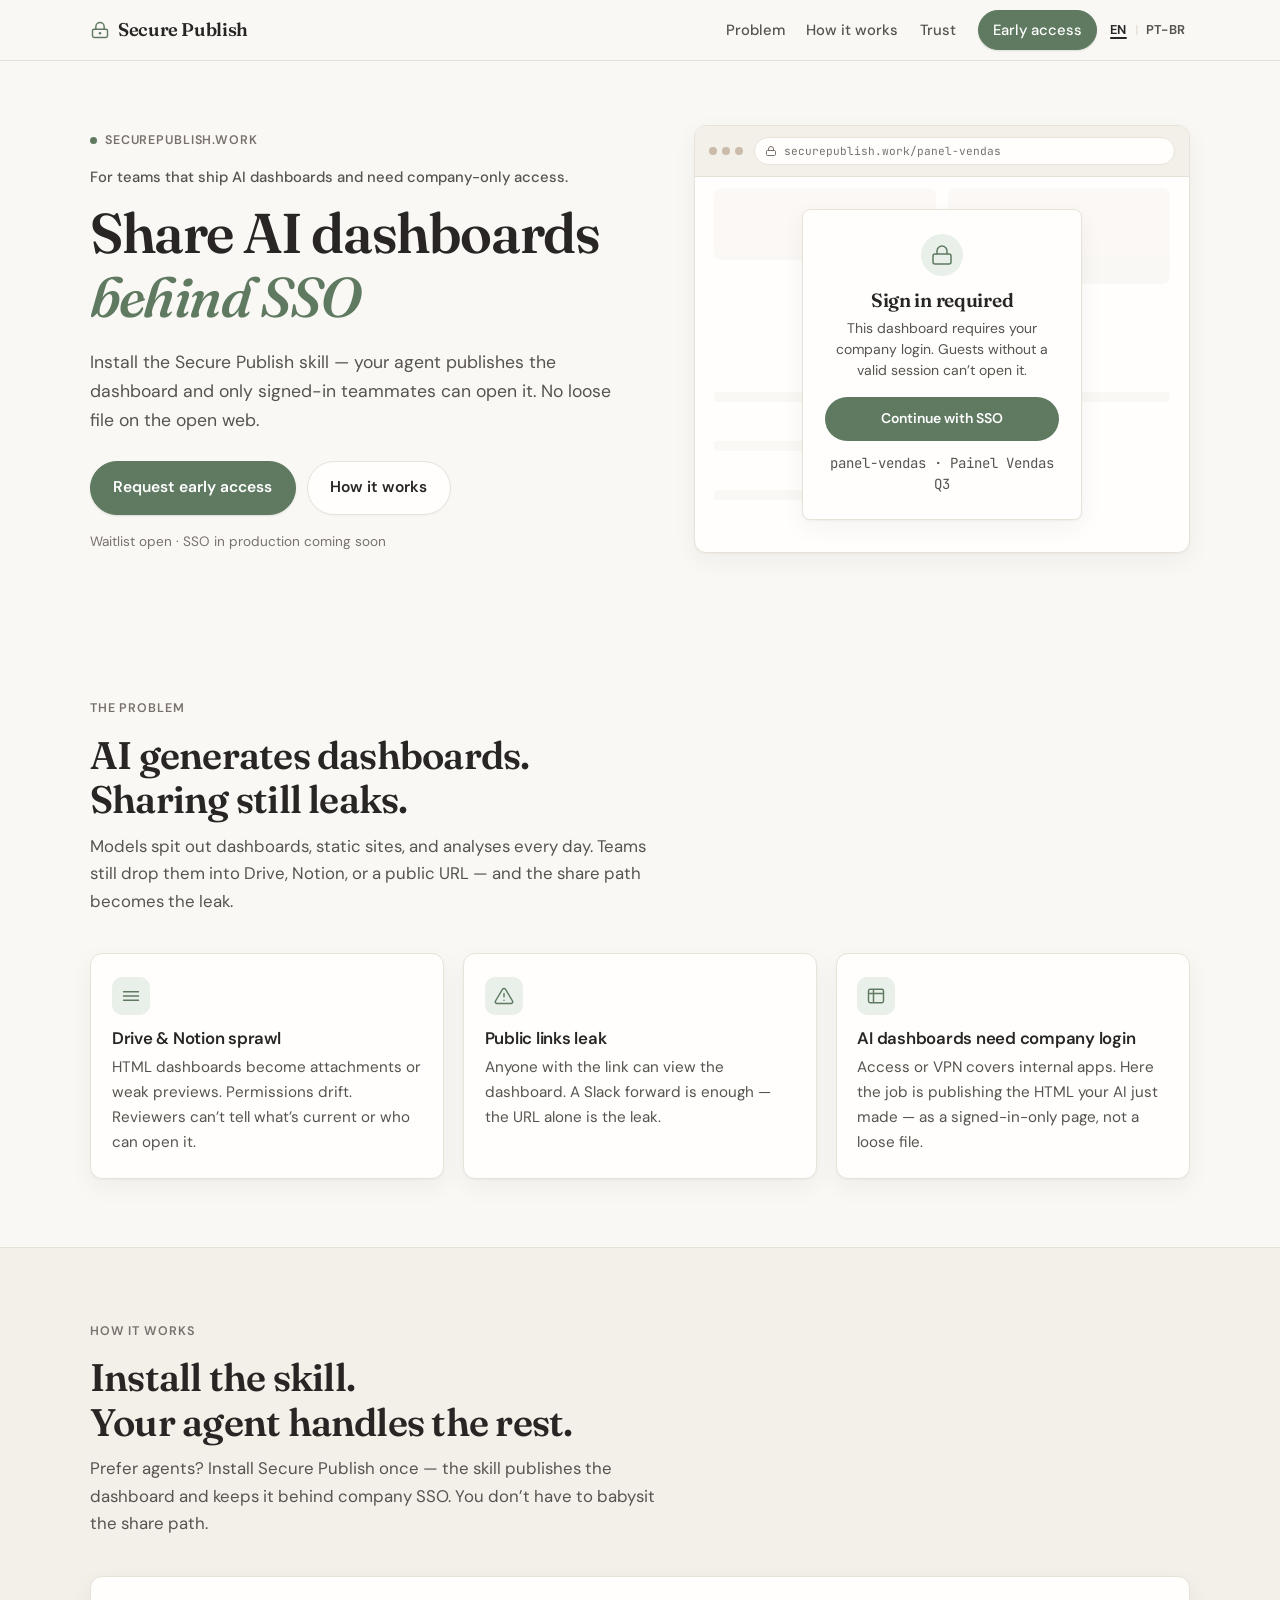
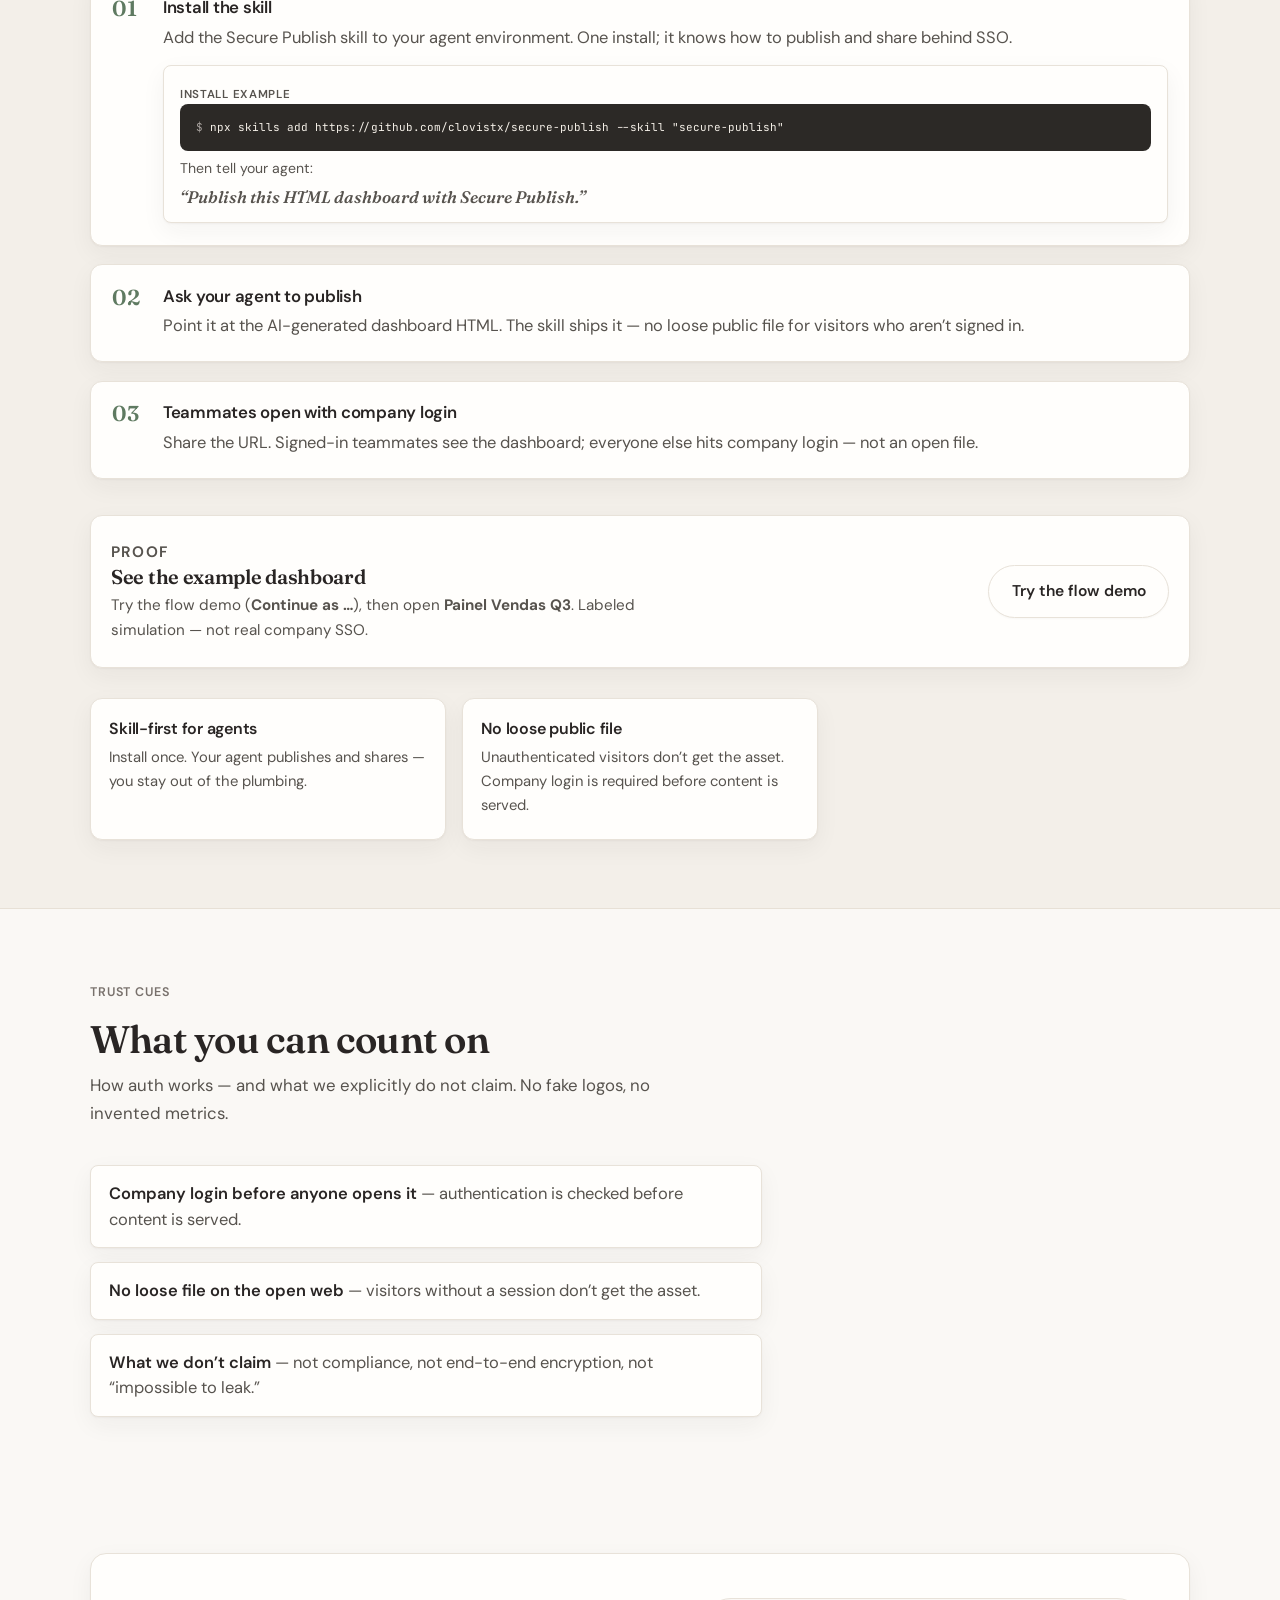
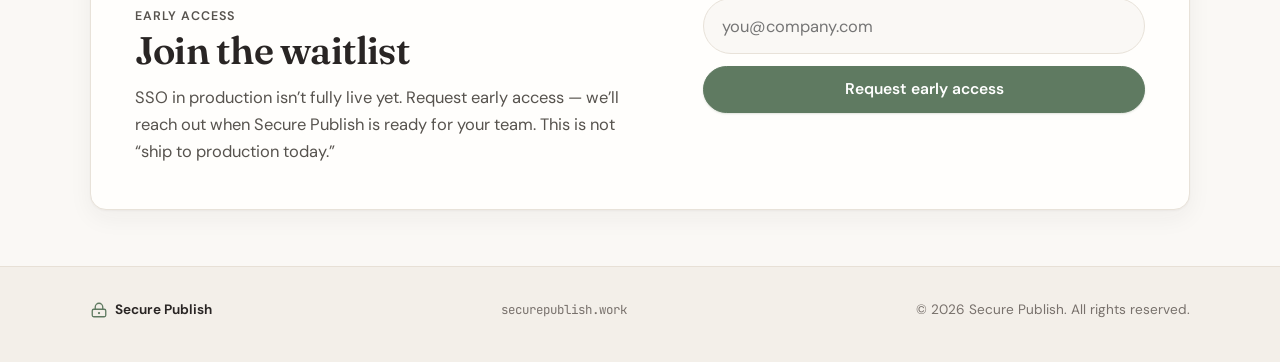
<file: index.html>
<!DOCTYPE html>
<html lang="en">
<head>
  <meta charset="UTF-8" />
  <meta name="viewport" content="width=device-width, initial-scale=1.0, viewport-fit=cover" />
  <meta name="description" content="Secure Publish — share AI dashboards behind SSO. Install the skill; your agent publishes so only signed-in teammates can open them." />
  <meta name="theme-color" content="#F3EFE9" />
  <title>Secure Publish — Share AI dashboards behind SSO</title>
  <link rel="alternate" hreflang="en" href="https://clovistx.github.io/secure-publish-landing/" />
  <link rel="alternate" hreflang="pt-BR" href="https://clovistx.github.io/secure-publish-landing/pt/" />
  <link rel="alternate" hreflang="x-default" href="https://clovistx.github.io/secure-publish-landing/" />
  <link rel="preconnect" href="https://fonts.googleapis.com" />
  <link rel="preconnect" href="https://fonts.gstatic.com" crossorigin />
  <link href="https://fonts.googleapis.com/css2?family=Fraunces:opsz,wght@9..144,500;9..144,600;9..144,700&family=DM+Sans:ital,opsz,wght@0,9..40,400;0,9..40,500;0,9..40,600;0,9..40,700&family=JetBrains+Mono:wght@400;500&display=swap" rel="stylesheet" />
  <link rel="stylesheet" href="styles.css" />
</head>
<body>
  <a class="skip-link" href="#main">Skip to content</a>

  <header class="nav">
    <div class="container nav__inner">
      <a href="#top" class="logo" aria-label="Secure Publish home">
        <span class="logo__mark" aria-hidden="true">
          <svg width="20" height="20" viewBox="0 0 24 24" fill="none">
            <rect x="3" y="11" width="18" height="10" rx="2" stroke="currentColor" stroke-width="1.75"/>
            <path d="M7 11V8a5 5 0 0 1 10 0v3" stroke="currentColor" stroke-width="1.75" stroke-linecap="round"/>
            <circle cx="12" cy="16" r="1.5" fill="currentColor"/>
          </svg>
        </span>
        <span class="logo__text">Secure Publish</span>
      </a>
      <div class="nav__actions">
        <nav class="nav__links" aria-label="Primary">
          <a href="#pain">Problem</a>
          <a href="#solution">How it works</a>
          <a href="#trust">Trust</a>
          <a href="#waitlist" class="btn btn--sm btn--primary">Early access</a>
        </nav>
        <div class="nav__lang" aria-label="Language">
          <a href="./" class="is-active lang-switch" hreflang="en" lang="en" data-lang-base="./" aria-current="page">EN</a>
          <span class="nav__lang-sep" aria-hidden="true">|</span>
          <a href="pt/" class="lang-switch" hreflang="pt-BR" lang="pt-BR" data-lang-base="pt/">PT-BR</a>
        </div>
        <button class="nav__toggle" type="button" aria-label="Open menu" aria-expanded="false" aria-controls="navMobile" id="navToggle">
          <span></span><span></span>
        </button>
      </div>
    </div>
    <div class="nav__mobile" id="navMobile" hidden>
      <a href="#pain">Problem</a>
      <a href="#solution">How it works</a>
      <a href="#trust">Trust</a>
      <a href="#waitlist">Early access</a>
      <div class="nav__lang" aria-label="Language">
        <a href="./" class="is-active lang-switch" hreflang="en" lang="en" data-lang-base="./" aria-current="page">EN</a>
        <span class="nav__lang-sep" aria-hidden="true">|</span>
        <a href="pt/" class="lang-switch" hreflang="pt-BR" lang="pt-BR" data-lang-base="pt/">PT-BR</a>
      </div>
    </div>
  </header>

  <main id="main">
    <section class="hero" id="top">
      <div class="container hero__grid">
        <div class="hero__copy">
          <p class="eyebrow"><span class="eyebrow__dot"></span>securepublish.work</p>
          <p class="hero__category">For teams that ship AI dashboards and need company-only access.</p>
          <h1>Share AI dashboards<br /><em>behind SSO</em></h1>
          <p class="hero__lede">
            Install the Secure Publish skill — your agent publishes the dashboard and only signed-in teammates can open it.
            No loose file on the open web.
          </p>
          <div class="hero__actions">
            <a href="#waitlist" class="btn btn--primary btn--lg">Request early access</a>
            <a href="#how" class="btn btn--ghost btn--lg">How it works</a>
          </div>
          <p class="hero__note">Waitlist open · SSO in production coming soon</p>
        </div>

        <div class="hero__visual">
          <div class="panel-mock" role="img" aria-label="Illustration of an SSO-protected dashboard for Painel Vendas Q3">
            <div class="panel-mock__chrome">
              <div class="panel-mock__dots"><span></span><span></span><span></span></div>
              <div class="panel-mock__url">
                <svg width="12" height="12" viewBox="0 0 24 24" fill="none" aria-hidden="true">
                  <rect x="3" y="11" width="18" height="10" rx="2" stroke="currentColor" stroke-width="2"/>
                  <path d="M7 11V8a5 5 0 0 1 10 0v3" stroke="currentColor" stroke-width="2" stroke-linecap="round"/>
                </svg>
                <span>securepublish.work/panel-vendas</span>
              </div>
            </div>
            <div class="panel-mock__gate">
              <div class="gate-card">
                <div class="gate-card__icon">
                  <svg width="24" height="24" viewBox="0 0 24 24" fill="none">
                    <rect x="3" y="11" width="18" height="10" rx="2" stroke="currentColor" stroke-width="1.5"/>
                    <path d="M7 11V8a5 5 0 0 1 10 0v3" stroke="currentColor" stroke-width="1.5" stroke-linecap="round"/>
                  </svg>
                </div>
                <h3>Sign in required</h3>
                <p>This dashboard requires your company login. Guests without a valid session can’t open it.</p>
                <div class="gate-card__btn">Continue with SSO</div>
                <p class="gate-card__meta">panel-vendas · Painel Vendas Q3</p>
              </div>
            </div>
            <div class="panel-mock__blur" aria-hidden="true">
              <div class="fake-chart fake-chart--a"></div>
              <div class="fake-chart fake-chart--b"></div>
              <div class="fake-rows"><div></div><div></div><div></div></div>
            </div>
          </div>
        </div>
      </div>
    </section>

    <section class="section" id="pain">
      <div class="container">
        <div class="section__head">
          <p class="eyebrow">The problem</p>
          <h2>AI generates dashboards.<br />Sharing still leaks.</h2>
          <p class="section__lede">
            Models spit out dashboards, static sites, and analyses every day.
            Teams still drop them into Drive, Notion, or a public URL — and the share path becomes the leak.
          </p>
        </div>
        <div class="pain-grid">
          <article class="card">
            <div class="card__icon">
              <svg width="20" height="20" viewBox="0 0 24 24" fill="none"><path d="M3 7h18M3 12h18M3 17h18" stroke="currentColor" stroke-width="1.75" stroke-linecap="round"/></svg>
            </div>
            <h3>Drive &amp; Notion sprawl</h3>
            <p>HTML dashboards become attachments or weak previews. Permissions drift. Reviewers can’t tell what’s current or who can open it.</p>
          </article>
          <article class="card">
            <div class="card__icon">
              <svg width="20" height="20" viewBox="0 0 24 24" fill="none"><path d="M12 9v4m0 4h.01M10.29 3.86L1.82 18a2 2 0 0 0 1.71 3h16.94a2 2 0 0 0 1.71-3L13.71 3.86a2 2 0 0 0-3.42 0z" stroke="currentColor" stroke-width="1.75" stroke-linecap="round" stroke-linejoin="round"/></svg>
            </div>
            <h3>Public links leak</h3>
            <p>Anyone with the link can view the dashboard. A Slack forward is enough — the URL alone is the leak.</p>
          </article>
          <article class="card">
            <div class="card__icon">
              <svg width="20" height="20" viewBox="0 0 24 24" fill="none"><rect x="3" y="4" width="18" height="16" rx="2" stroke="currentColor" stroke-width="1.75"/><path d="M3 9h18M9 4v16" stroke="currentColor" stroke-width="1.75"/></svg>
            </div>
            <h3>AI dashboards need company login</h3>
            <p>Access or VPN covers internal apps. Here the job is publishing the HTML your AI just made — as a signed-in-only page, not a loose file.</p>
          </article>
        </div>
      </div>
    </section>

    <section class="section section--alt" id="solution">
      <div class="container">
        <div class="section__head" id="how">
          <p class="eyebrow">How it works</p>
          <h2>Install the skill.<br />Your agent handles the rest.</h2>
          <p class="section__lede">
            Prefer agents? Install Secure Publish once — the skill publishes the dashboard and keeps it behind company SSO.
            You don’t have to babysit the share path.
          </p>
        </div>

        <div class="steps">
          <div class="step">
            <div class="step__num">01</div>
            <div class="step__body">
              <h3>Install the skill</h3>
              <p>Add the Secure Publish skill to your agent environment. One install; it knows how to publish and share behind SSO.</p>
              <div class="install-example">
                <p class="install-example__label">Install example</p>
                <pre class="code-block" tabindex="0"><code><span class="c-muted">$</span> npx skills add https://github.com/clovistx/secure-publish --skill "secure-publish"</code></pre>
                <p class="install-example__then">Then tell your agent:</p>
                <p class="install-example__prompt">“Publish this HTML dashboard with Secure Publish.”</p>
              </div>
            </div>
          </div>
          <div class="step">
            <div class="step__num">02</div>
            <div class="step__body">
              <h3>Ask your agent to publish</h3>
              <p>Point it at the AI-generated dashboard HTML. The skill ships it — no loose public file for visitors who aren’t signed in.</p>
            </div>
          </div>
          <div class="step">
            <div class="step__num">03</div>
            <div class="step__body">
              <h3>Teammates open with company login</h3>
              <p>Share the URL. Signed-in teammates see the dashboard; everyone else hits company login — not an open file.</p>
            </div>
          </div>
        </div>

        <div class="proof-strip">
          <div class="proof-strip__copy">
            <p class="proof-strip__label">Proof</p>
            <h3>See the example dashboard</h3>
            <p>
              Try the flow demo (<strong>Continue as …</strong>), then open <strong>Painel Vendas Q3</strong>.
              Labeled simulation — not real company SSO.
            </p>
          </div>
          <a href="examples/demo-auth.html" class="btn btn--ghost btn--lg">Try the flow demo</a>
        </div>

        <div class="feature-row">
          <article class="feature">
            <h3>Skill-first for agents</h3>
            <p>Install once. Your agent publishes and shares — you stay out of the plumbing.</p>
          </article>
          <article class="feature">
            <h3>No loose public file</h3>
            <p>Unauthenticated visitors don’t get the asset. Company login is required before content is served.</p>
          </article>
        </div>
      </div>
    </section>

    <section class="section" id="trust">
      <div class="container">
        <div class="section__head">
          <p class="eyebrow">Trust cues</p>
          <h2>What you can count on</h2>
          <p class="section__lede">
            How auth works — and what we explicitly do not claim. No fake logos, no invented metrics.
          </p>
        </div>
        <ul class="trust-list">
          <li><strong>Company login before anyone opens it</strong> — authentication is checked before content is served.</li>
          <li><strong>No loose file on the open web</strong> — visitors without a session don’t get the asset.</li>
          <li><strong>What we don’t claim</strong> — not compliance, not end-to-end encryption, not “impossible to leak.”</li>
        </ul>
      </div>
    </section>

    <section class="section section--cta" id="waitlist">
      <div class="container">
        <div class="cta-panel">
          <div class="cta-panel__copy">
            <p class="eyebrow">Early access</p>
            <h2>Join the waitlist</h2>
            <p>
              SSO in production isn’t fully live yet. Request early access — we’ll reach out when Secure Publish is ready for your team.
              This is not “ship to production today.”
            </p>
          </div>
          <form class="waitlist-form" id="waitlistForm" novalidate>
            <label class="sr-only" for="email">Work email</label>
            <input type="email" id="email" name="email" placeholder="you@company.com" required autocomplete="email" inputmode="email" aria-describedby="formHint" />
            <button type="submit" class="btn btn--primary btn--lg">Request early access</button>
            <p class="form-hint" id="formHint" role="status" aria-live="polite"></p>
          </form>
          <div class="waitlist-success" id="waitlistSuccess" hidden>
            <div class="success-icon" aria-hidden="true">
              <svg width="28" height="28" viewBox="0 0 24 24" fill="none">
                <circle cx="12" cy="12" r="10" stroke="currentColor" stroke-width="1.5"/>
                <path d="M8 12.5l2.5 2.5L16 9.5" stroke="currentColor" stroke-width="1.75" stroke-linecap="round" stroke-linejoin="round"/>
              </svg>
            </div>
            <h3>You’re on the list</h3>
            <p>Thanks — we’ll email you when early access opens. No spam, just the invite.</p>
          </div>
        </div>
      </div>
    </section>
  </main>

  <footer class="footer">
    <div class="container footer__inner">
      <div class="footer__brand">
        <span class="logo__mark" aria-hidden="true">
          <svg width="18" height="18" viewBox="0 0 24 24" fill="none">
            <rect x="3" y="11" width="18" height="10" rx="2" stroke="currentColor" stroke-width="1.75"/>
            <path d="M7 11V8a5 5 0 0 1 10 0v3" stroke="currentColor" stroke-width="1.75" stroke-linecap="round"/>
            <circle cx="12" cy="16" r="1.5" fill="currentColor"/>
          </svg>
        </span>
        <span>Secure Publish</span>
      </div>
      <p class="footer__domain">securepublish.work</p>
      <p class="footer__copy">&copy; <span id="year"></span> Secure Publish. All rights reserved.</p>
    </div>
  </footer>

  <script src="script.js"></script>
</body>
</html>
</file>
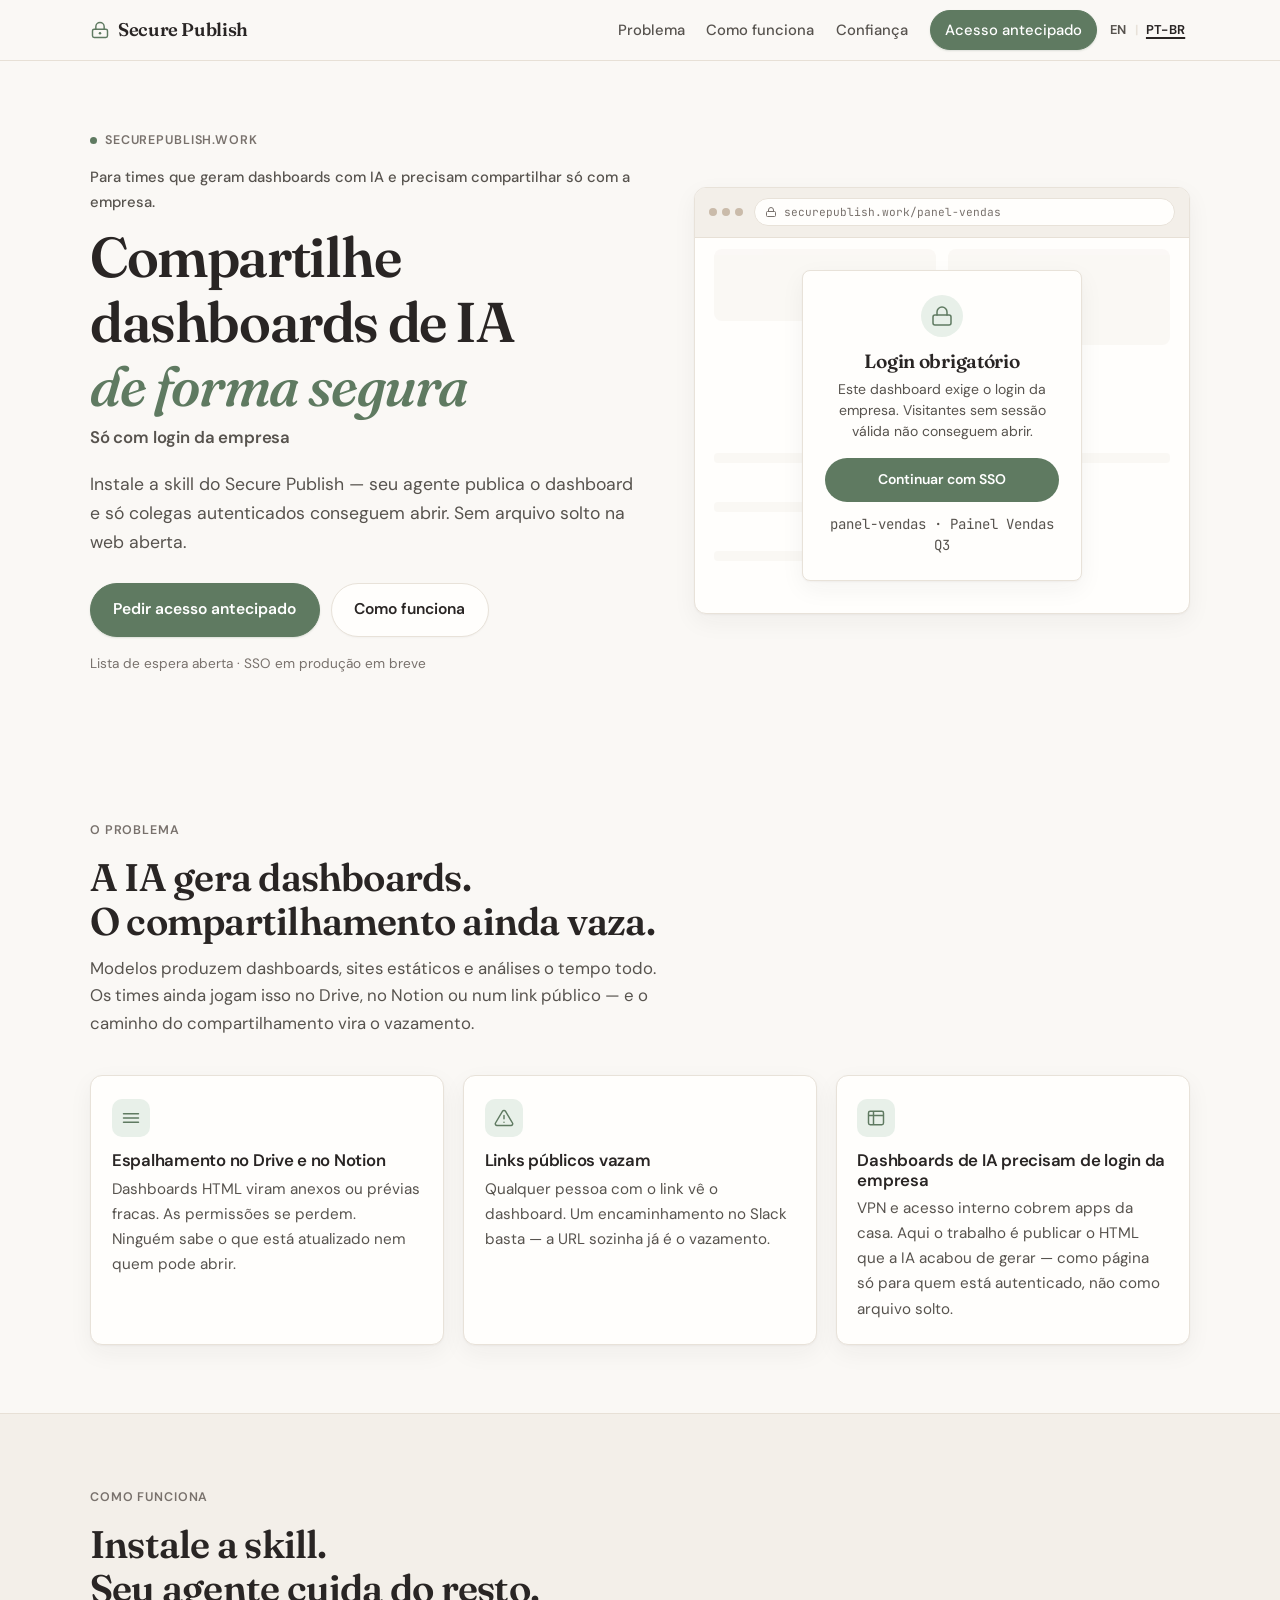
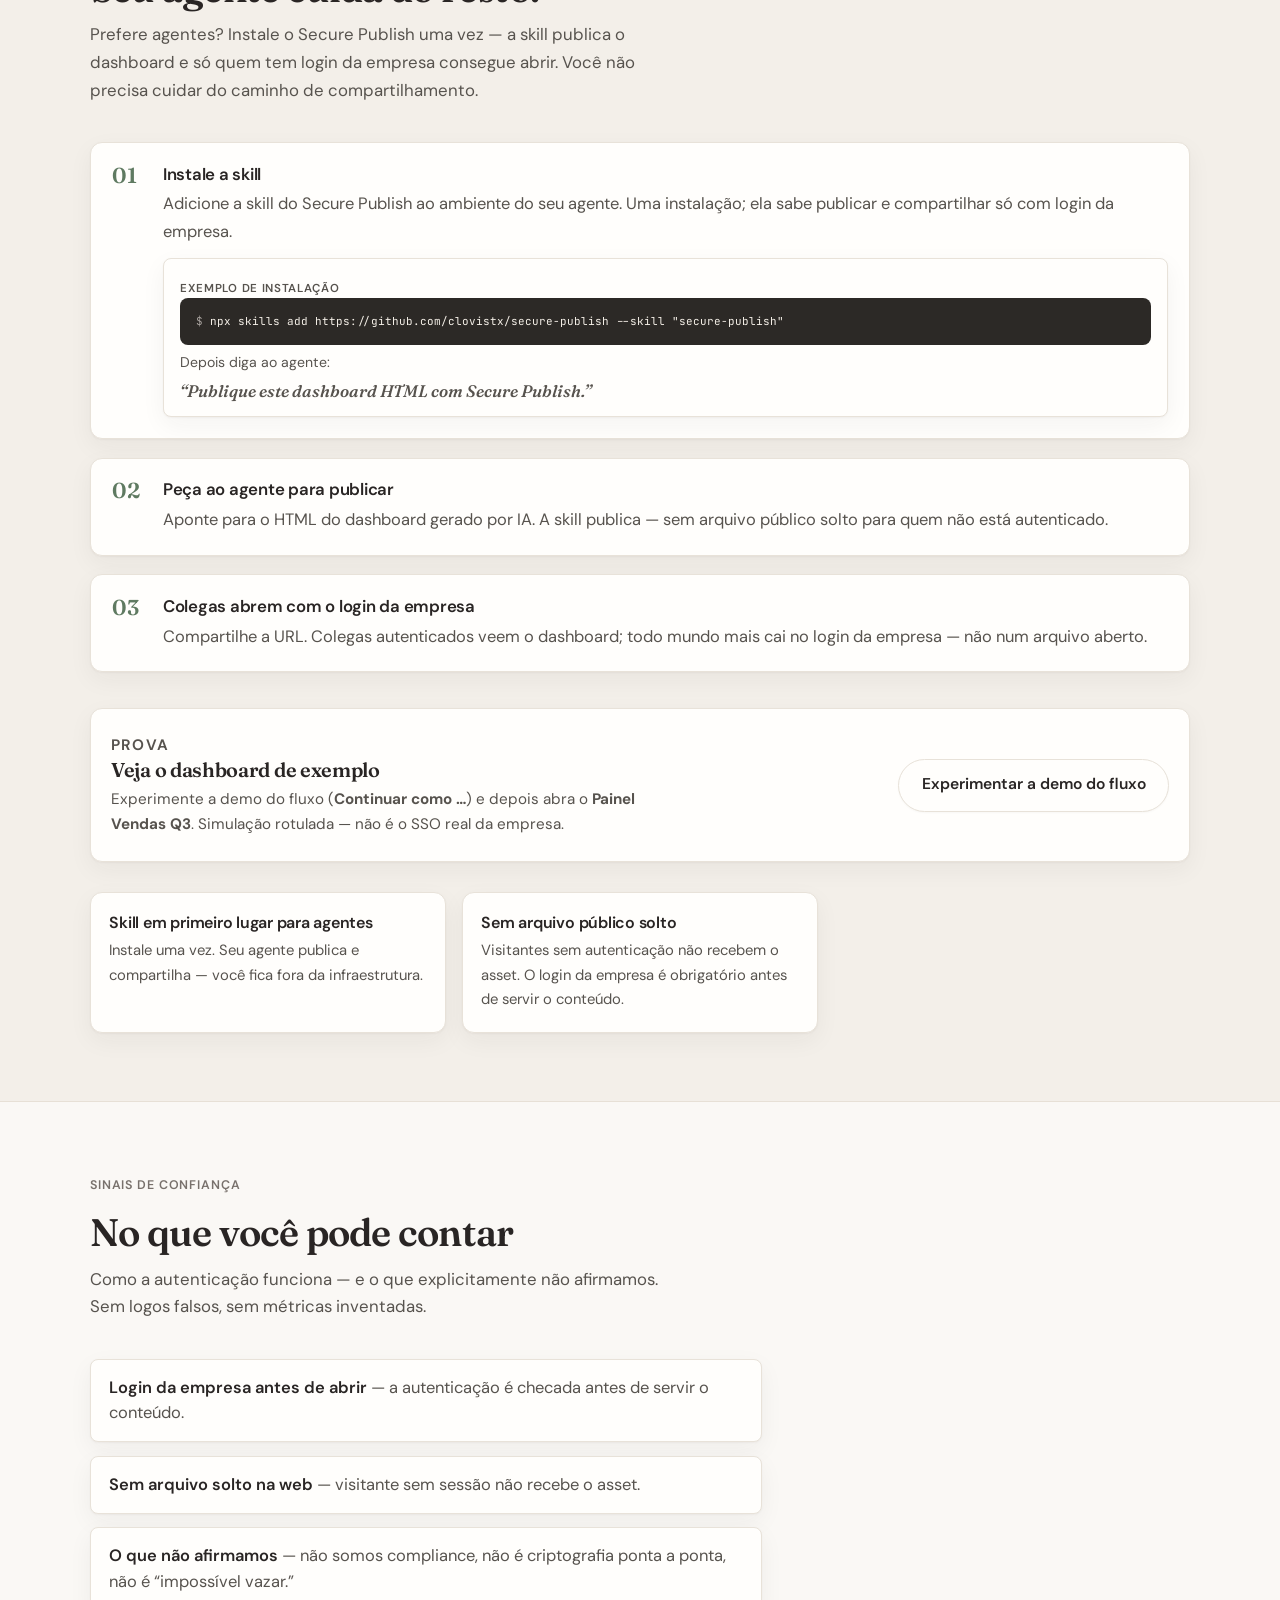
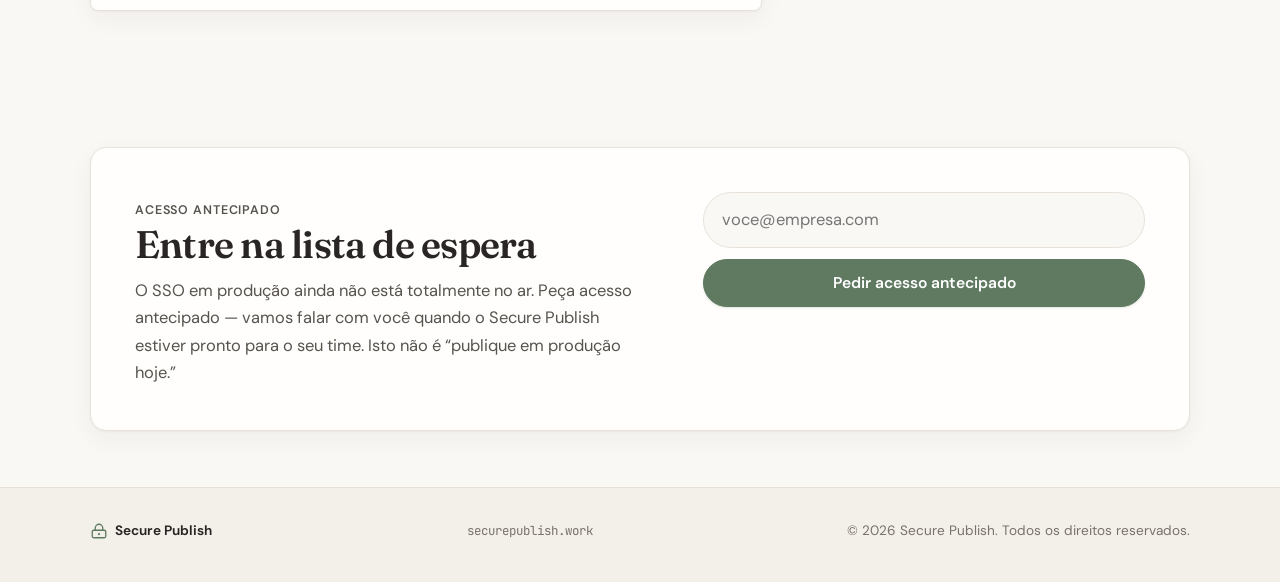
<file: pt/index.html>
<!DOCTYPE html>
<html lang="pt-BR">
<head>
  <meta charset="UTF-8" />
  <meta name="viewport" content="width=device-width, initial-scale=1.0, viewport-fit=cover" />
  <meta name="description" content="Secure Publish — compartilhe dashboards de IA de forma segura, só com login da empresa. Instale a skill; seu agente publica e só colegas autenticados conseguem abrir." />
  <meta name="theme-color" content="#F3EFE9" />
  <title>Secure Publish — Compartilhe dashboards de IA de forma segura</title>
  <link rel="alternate" hreflang="en" href="https://clovistx.github.io/secure-publish-landing/" />
  <link rel="alternate" hreflang="pt-BR" href="https://clovistx.github.io/secure-publish-landing/pt/" />
  <link rel="alternate" hreflang="x-default" href="https://clovistx.github.io/secure-publish-landing/" />
  <link rel="preconnect" href="https://fonts.googleapis.com" />
  <link rel="preconnect" href="https://fonts.gstatic.com" crossorigin />
  <link href="https://fonts.googleapis.com/css2?family=Fraunces:opsz,wght@9..144,500;9..144,600;9..144,700&family=DM+Sans:ital,opsz,wght@0,9..40,400;0,9..40,500;0,9..40,600;0,9..40,700&family=JetBrains+Mono:wght@400;500&display=swap" rel="stylesheet" />
  <link rel="stylesheet" href="../styles.css" />
</head>
<body>
  <a class="skip-link" href="#main">Ir para o conteúdo</a>

  <header class="nav">
    <div class="container nav__inner">
      <a href="#top" class="logo" aria-label="Secure Publish início">
        <span class="logo__mark" aria-hidden="true">
          <svg width="20" height="20" viewBox="0 0 24 24" fill="none">
            <rect x="3" y="11" width="18" height="10" rx="2" stroke="currentColor" stroke-width="1.75"/>
            <path d="M7 11V8a5 5 0 0 1 10 0v3" stroke="currentColor" stroke-width="1.75" stroke-linecap="round"/>
            <circle cx="12" cy="16" r="1.5" fill="currentColor"/>
          </svg>
        </span>
        <span class="logo__text">Secure Publish</span>
      </a>
      <div class="nav__actions">
        <nav class="nav__links" aria-label="Principal">
          <a href="#pain">Problema</a>
          <a href="#solution">Como funciona</a>
          <a href="#trust">Confiança</a>
          <a href="#waitlist" class="btn btn--sm btn--primary">Acesso antecipado</a>
        </nav>
        <div class="nav__lang" aria-label="Idioma">
          <a href="../" class="lang-switch" hreflang="en" lang="en" data-lang-base="../">EN</a>
          <span class="nav__lang-sep" aria-hidden="true">|</span>
          <a href="./" class="is-active lang-switch" hreflang="pt-BR" lang="pt-BR" data-lang-base="./" aria-current="page">PT-BR</a>
        </div>
        <button class="nav__toggle" type="button" aria-label="Abrir menu" aria-expanded="false" aria-controls="navMobile" id="navToggle">
          <span></span><span></span>
        </button>
      </div>
    </div>
    <div class="nav__mobile" id="navMobile" hidden>
      <a href="#pain">Problema</a>
      <a href="#solution">Como funciona</a>
      <a href="#trust">Confiança</a>
      <a href="#waitlist">Acesso antecipado</a>
      <div class="nav__lang" aria-label="Idioma">
        <a href="../" class="lang-switch" hreflang="en" lang="en" data-lang-base="../">EN</a>
        <span class="nav__lang-sep" aria-hidden="true">|</span>
        <a href="./" class="is-active lang-switch" hreflang="pt-BR" lang="pt-BR" data-lang-base="./" aria-current="page">PT-BR</a>
      </div>
    </div>
  </header>

  <main id="main">
    <section class="hero" id="top">
      <div class="container hero__grid">
        <div class="hero__copy">
          <p class="eyebrow"><span class="eyebrow__dot"></span>securepublish.work</p>
          <p class="hero__category">Para times que geram dashboards com IA e precisam compartilhar só com a empresa.</p>
          <h1>Compartilhe dashboards de IA<br /><em>de forma segura</em></h1>
          <p class="hero__subline">Só com login da empresa</p>
          <p class="hero__lede">
            Instale a skill do Secure Publish — seu agente publica o dashboard e só colegas autenticados conseguem abrir.
            Sem arquivo solto na web aberta.
          </p>
          <div class="hero__actions">
            <a href="#waitlist" class="btn btn--primary btn--lg">Pedir acesso antecipado</a>
            <a href="#how" class="btn btn--ghost btn--lg">Como funciona</a>
          </div>
          <p class="hero__note">Lista de espera aberta · SSO em produção em breve</p>
        </div>

        <div class="hero__visual">
          <div class="panel-mock" role="img" aria-label="Ilustração de um dashboard protegido por SSO para Painel Vendas Q3">
            <div class="panel-mock__chrome">
              <div class="panel-mock__dots"><span></span><span></span><span></span></div>
              <div class="panel-mock__url">
                <svg width="12" height="12" viewBox="0 0 24 24" fill="none" aria-hidden="true">
                  <rect x="3" y="11" width="18" height="10" rx="2" stroke="currentColor" stroke-width="2"/>
                  <path d="M7 11V8a5 5 0 0 1 10 0v3" stroke="currentColor" stroke-width="2" stroke-linecap="round"/>
                </svg>
                <span>securepublish.work/panel-vendas</span>
              </div>
            </div>
            <div class="panel-mock__gate">
              <div class="gate-card">
                <div class="gate-card__icon">
                  <svg width="24" height="24" viewBox="0 0 24 24" fill="none">
                    <rect x="3" y="11" width="18" height="10" rx="2" stroke="currentColor" stroke-width="1.5"/>
                    <path d="M7 11V8a5 5 0 0 1 10 0v3" stroke="currentColor" stroke-width="1.5" stroke-linecap="round"/>
                  </svg>
                </div>
                <h3>Login obrigatório</h3>
                <p>Este dashboard exige o login da empresa. Visitantes sem sessão válida não conseguem abrir.</p>
                <div class="gate-card__btn">Continuar com SSO</div>
                <p class="gate-card__meta">panel-vendas · Painel Vendas Q3</p>
              </div>
            </div>
            <div class="panel-mock__blur" aria-hidden="true">
              <div class="fake-chart fake-chart--a"></div>
              <div class="fake-chart fake-chart--b"></div>
              <div class="fake-rows"><div></div><div></div><div></div></div>
            </div>
          </div>
        </div>
      </div>
    </section>

    <section class="section" id="pain">
      <div class="container">
        <div class="section__head">
          <p class="eyebrow">O problema</p>
          <h2>A IA gera dashboards.<br />O compartilhamento ainda vaza.</h2>
          <p class="section__lede">
            Modelos produzem dashboards, sites estáticos e análises o tempo todo.
            Os times ainda jogam isso no Drive, no Notion ou num link público — e o caminho do compartilhamento vira o vazamento.
          </p>
        </div>
        <div class="pain-grid">
          <article class="card">
            <div class="card__icon">
              <svg width="20" height="20" viewBox="0 0 24 24" fill="none"><path d="M3 7h18M3 12h18M3 17h18" stroke="currentColor" stroke-width="1.75" stroke-linecap="round"/></svg>
            </div>
            <h3>Espalhamento no Drive e no Notion</h3>
            <p>Dashboards HTML viram anexos ou prévias fracas. As permissões se perdem. Ninguém sabe o que está atualizado nem quem pode abrir.</p>
          </article>
          <article class="card">
            <div class="card__icon">
              <svg width="20" height="20" viewBox="0 0 24 24" fill="none"><path d="M12 9v4m0 4h.01M10.29 3.86L1.82 18a2 2 0 0 0 1.71 3h16.94a2 2 0 0 0 1.71-3L13.71 3.86a2 2 0 0 0-3.42 0z" stroke="currentColor" stroke-width="1.75" stroke-linecap="round" stroke-linejoin="round"/></svg>
            </div>
            <h3>Links públicos vazam</h3>
            <p>Qualquer pessoa com o link vê o dashboard. Um encaminhamento no Slack basta — a URL sozinha já é o vazamento.</p>
          </article>
          <article class="card">
            <div class="card__icon">
              <svg width="20" height="20" viewBox="0 0 24 24" fill="none"><rect x="3" y="4" width="18" height="16" rx="2" stroke="currentColor" stroke-width="1.75"/><path d="M3 9h18M9 4v16" stroke="currentColor" stroke-width="1.75"/></svg>
            </div>
            <h3>Dashboards de IA precisam de login da empresa</h3>
            <p>VPN e acesso interno cobrem apps da casa. Aqui o trabalho é publicar o HTML que a IA acabou de gerar — como página só para quem está autenticado, não como arquivo solto.</p>
          </article>
        </div>
      </div>
    </section>

    <section class="section section--alt" id="solution">
      <div class="container">
        <div class="section__head" id="how">
          <p class="eyebrow">Como funciona</p>
          <h2>Instale a skill.<br />Seu agente cuida do resto.</h2>
          <p class="section__lede">
            Prefere agentes? Instale o Secure Publish uma vez — a skill publica o dashboard e só quem tem login da empresa consegue abrir.
            Você não precisa cuidar do caminho de compartilhamento.
          </p>
        </div>

        <div class="steps">
          <div class="step">
            <div class="step__num">01</div>
            <div class="step__body">
              <h3>Instale a skill</h3>
              <p>Adicione a skill do Secure Publish ao ambiente do seu agente. Uma instalação; ela sabe publicar e compartilhar só com login da empresa.</p>
              <div class="install-example">
                <p class="install-example__label">Exemplo de instalação</p>
                <pre class="code-block" tabindex="0"><code><span class="c-muted">$</span> npx skills add https://github.com/clovistx/secure-publish --skill "secure-publish"</code></pre>
                <p class="install-example__then">Depois diga ao agente:</p>
                <p class="install-example__prompt">“Publique este dashboard HTML com Secure Publish.”</p>
              </div>
            </div>
          </div>
          <div class="step">
            <div class="step__num">02</div>
            <div class="step__body">
              <h3>Peça ao agente para publicar</h3>
              <p>Aponte para o HTML do dashboard gerado por IA. A skill publica — sem arquivo público solto para quem não está autenticado.</p>
            </div>
          </div>
          <div class="step">
            <div class="step__num">03</div>
            <div class="step__body">
              <h3>Colegas abrem com o login da empresa</h3>
              <p>Compartilhe a URL. Colegas autenticados veem o dashboard; todo mundo mais cai no login da empresa — não num arquivo aberto.</p>
            </div>
          </div>
        </div>

        <div class="proof-strip">
          <div class="proof-strip__copy">
            <p class="proof-strip__label">Prova</p>
            <h3>Veja o dashboard de exemplo</h3>
            <p>
              Experimente a demo do fluxo (<strong>Continuar como …</strong>) e depois abra o <strong>Painel Vendas Q3</strong>.
              Simulação rotulada — não é o SSO real da empresa.
            </p>
          </div>
          <a href="../examples/demo-auth.html?lang=pt" class="btn btn--ghost btn--lg">Experimentar a demo do fluxo</a>
        </div>

        <div class="feature-row">
          <article class="feature">
            <h3>Skill em primeiro lugar para agentes</h3>
            <p>Instale uma vez. Seu agente publica e compartilha — você fica fora da infraestrutura.</p>
          </article>
          <article class="feature">
            <h3>Sem arquivo público solto</h3>
            <p>Visitantes sem autenticação não recebem o asset. O login da empresa é obrigatório antes de servir o conteúdo.</p>
          </article>
        </div>
      </div>
    </section>

    <section class="section" id="trust">
      <div class="container">
        <div class="section__head">
          <p class="eyebrow">Sinais de confiança</p>
          <h2>No que você pode contar</h2>
          <p class="section__lede">
            Como a autenticação funciona — e o que explicitamente não afirmamos. Sem logos falsos, sem métricas inventadas.
          </p>
        </div>
        <ul class="trust-list">
          <li><strong>Login da empresa antes de abrir</strong> — a autenticação é checada antes de servir o conteúdo.</li>
          <li><strong>Sem arquivo solto na web</strong> — visitante sem sessão não recebe o asset.</li>
          <li><strong>O que não afirmamos</strong> — não somos compliance, não é criptografia ponta a ponta, não é “impossível vazar.”</li>
        </ul>
      </div>
    </section>

    <section class="section section--cta" id="waitlist">
      <div class="container">
        <div class="cta-panel">
          <div class="cta-panel__copy">
            <p class="eyebrow">Acesso antecipado</p>
            <h2>Entre na lista de espera</h2>
            <p>
              O SSO em produção ainda não está totalmente no ar. Peça acesso antecipado — vamos falar com você quando o Secure Publish estiver pronto para o seu time.
              Isto não é “publique em produção hoje.”
            </p>
          </div>
          <form class="waitlist-form" id="waitlistForm" novalidate>
            <label class="sr-only" for="email">E-mail corporativo</label>
            <input type="email" id="email" name="email" placeholder="voce@empresa.com" required autocomplete="email" inputmode="email" aria-describedby="formHint" />
            <button type="submit" class="btn btn--primary btn--lg">Pedir acesso antecipado</button>
            <p class="form-hint" id="formHint" role="status" aria-live="polite"></p>
          </form>
          <div class="waitlist-success" id="waitlistSuccess" hidden>
            <div class="success-icon" aria-hidden="true">
              <svg width="28" height="28" viewBox="0 0 24 24" fill="none">
                <circle cx="12" cy="12" r="10" stroke="currentColor" stroke-width="1.5"/>
                <path d="M8 12.5l2.5 2.5L16 9.5" stroke="currentColor" stroke-width="1.75" stroke-linecap="round" stroke-linejoin="round"/>
              </svg>
            </div>
            <h3>Você está na lista</h3>
            <p>Obrigado — vamos avisar por e-mail quando o acesso antecipado abrir. Sem spam, só o convite.</p>
          </div>
        </div>
      </div>
    </section>
  </main>

  <footer class="footer">
    <div class="container footer__inner">
      <div class="footer__brand">
        <span class="logo__mark" aria-hidden="true">
          <svg width="18" height="18" viewBox="0 0 24 24" fill="none">
            <rect x="3" y="11" width="18" height="10" rx="2" stroke="currentColor" stroke-width="1.75"/>
            <path d="M7 11V8a5 5 0 0 1 10 0v3" stroke="currentColor" stroke-width="1.75" stroke-linecap="round"/>
            <circle cx="12" cy="16" r="1.5" fill="currentColor"/>
          </svg>
        </span>
        <span>Secure Publish</span>
      </div>
      <p class="footer__domain">securepublish.work</p>
      <p class="footer__copy">&copy; <span id="year"></span> Secure Publish. Todos os direitos reservados.</p>
    </div>
  </footer>

  <script src="../script.js"></script>
</body>
</html>
</file>
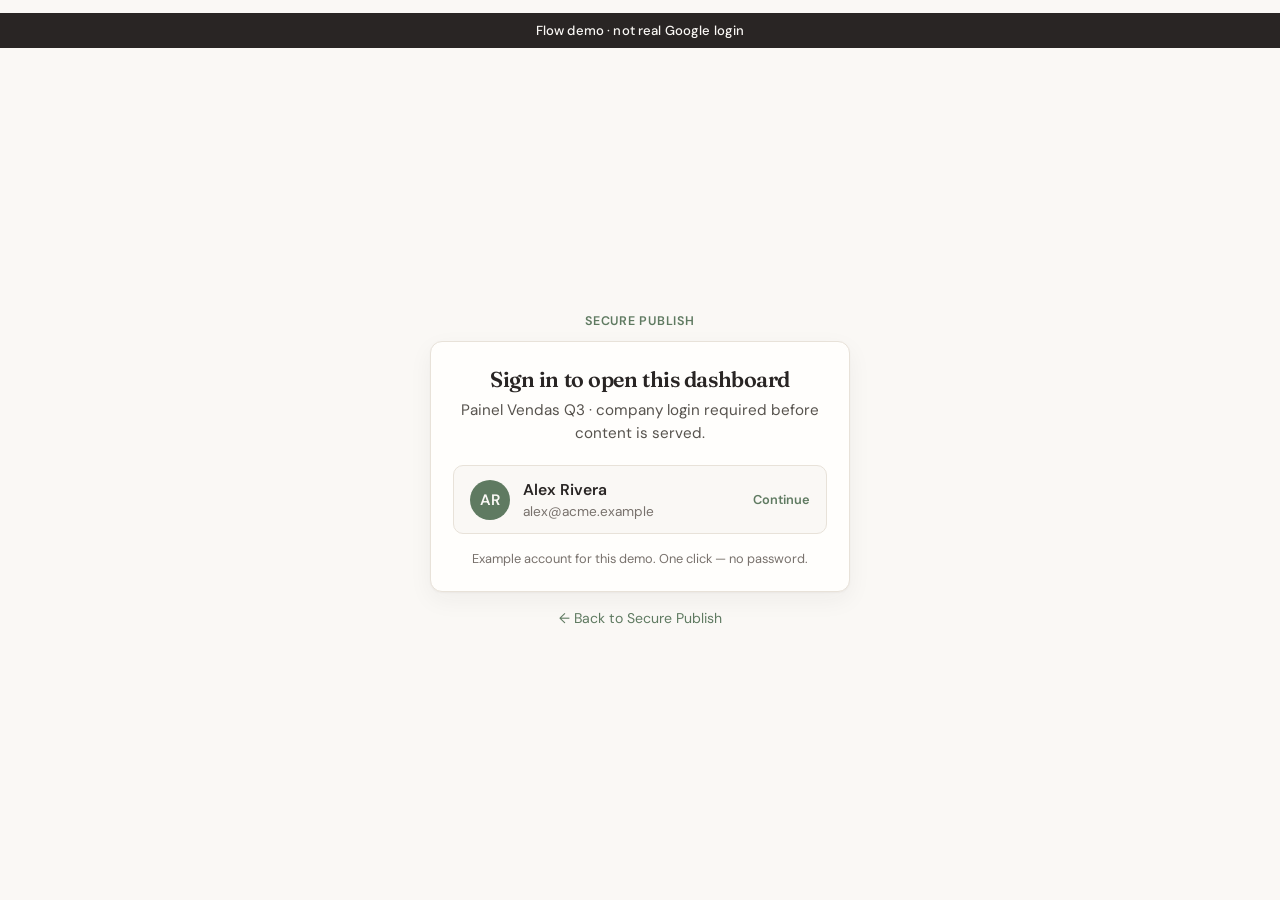
<file: examples/demo-auth.html>
<!DOCTYPE html>
<html lang="en">
<head>
  <meta charset="utf-8" />
  <meta name="viewport" content="width=device-width, initial-scale=1" />
  <title>Secure Publish — flow demo</title>
  <link rel="preconnect" href="https://fonts.googleapis.com" />
  <link rel="preconnect" href="https://fonts.gstatic.com" crossorigin />
  <link href="https://fonts.googleapis.com/css2?family=DM+Sans:wght@400;500;600&family=Fraunces:opsz,wght@9..144,550;9..144,600&display=swap" rel="stylesheet" />
  <style>
    :root {
      --cream: #FAF8F5;
      --cream-2: #F3EFE9;
      --stone: #E8E2D9;
      --ink: #292524;
      --ink-soft: #57534E;
      --muted: #78716C;
      --sage: #5F7A61;
      --sage-hover: #4E6650;
      --sage-soft: #E8F0E9;
      --white: #FFFEFC;
      --display: "Fraunces", Georgia, serif;
      --sans: "DM Sans", system-ui, sans-serif;
      --shadow: 0 1px 2px rgba(41,37,36,0.04), 0 8px 24px rgba(41,37,36,0.05);
    }
    *, *::before, *::after { box-sizing: border-box; }
    html, body { margin: 0; min-height: 100%; min-height: 100dvh; }
    body {
      font-family: var(--sans);
      color: var(--ink);
      background: var(--cream);
      display: flex;
      flex-direction: column;
      align-items: center;
      justify-content: center;
      padding: 1.5rem;
      -webkit-font-smoothing: antialiased;
    }
    .banner {
      position: fixed;
      top: 0; left: 0; right: 0;
      z-index: 10;
      background: var(--ink);
      color: var(--cream);
      text-align: center;
      font-size: 0.82rem;
      font-weight: 500;
      letter-spacing: 0.01em;
      padding: 0.55rem 1rem;
      line-height: 1.35;
    }
    .wrap {
      width: min(100%, 420px);
      margin-top: 2.5rem;
    }
    .eyebrow {
      margin: 0 0 0.75rem;
      font-size: 0.78rem;
      font-weight: 600;
      letter-spacing: 0.06em;
      text-transform: uppercase;
      color: var(--sage);
      text-align: center;
    }
    .card {
      background: var(--white);
      border: 1px solid var(--stone);
      border-radius: 12px;
      box-shadow: var(--shadow);
      padding: 1.5rem 1.35rem 1.35rem;
    }
    .card h1 {
      font-family: var(--display);
      font-size: 1.35rem;
      font-weight: 600;
      letter-spacing: -0.02em;
      margin: 0 0 0.4rem;
      text-align: center;
      line-height: 1.25;
    }
    .card .lede {
      margin: 0 0 1.25rem;
      text-align: center;
      color: var(--ink-soft);
      font-size: 0.95rem;
      line-height: 1.5;
    }
    .account {
      display: flex;
      align-items: center;
      gap: 0.85rem;
      width: 100%;
      padding: 0.85rem 1rem;
      border: 1px solid var(--stone);
      border-radius: 10px;
      background: var(--cream);
      cursor: pointer;
      font: inherit;
      color: inherit;
      text-align: left;
      transition: border-color 0.15s, background 0.15s;
    }
    .account:hover, .account:focus-visible {
      border-color: var(--sage);
      background: var(--sage-soft);
      outline: none;
    }
    .avatar {
      flex: 0 0 auto;
      width: 2.5rem;
      height: 2.5rem;
      border-radius: 999px;
      background: var(--sage);
      color: var(--cream);
      display: grid;
      place-items: center;
      font-weight: 600;
      font-size: 0.95rem;
    }
    .account__text { min-width: 0; flex: 1; }
    .account__name {
      font-weight: 600;
      font-size: 0.98rem;
      margin: 0;
    }
    .account__email {
      margin: 0.15rem 0 0;
      font-size: 0.85rem;
      color: var(--muted);
      overflow: hidden;
      text-overflow: ellipsis;
      white-space: nowrap;
    }
    .account__cta {
      flex: 0 0 auto;
      font-size: 0.8rem;
      font-weight: 600;
      color: var(--sage);
    }
    .meta {
      margin: 1rem 0 0;
      text-align: center;
      font-size: 0.8rem;
      color: var(--muted);
      line-height: 1.45;
    }
    .back {
      display: block;
      margin: 1.1rem auto 0;
      text-align: center;
      font-size: 0.88rem;
      color: var(--sage);
      text-decoration: none;
    }
    .back:hover { color: var(--sage-hover); text-decoration: underline; }
  </style>
</head>
<body>
  <p class="banner" id="banner">Flow demo · not real Google login</p>
  <div class="wrap">
    <p class="eyebrow" id="eyebrow">Secure Publish</p>
    <div class="card">
      <h1 id="title">Sign in to open this dashboard</h1>
      <p class="lede" id="lede">Painel Vendas Q3 · company login required before content is served.</p>
      <button type="button" class="account" id="continueBtn">
        <span class="avatar" aria-hidden="true">AR</span>
        <span class="account__text">
          <p class="account__name">Alex Rivera</p>
          <p class="account__email">alex@acme.example</p>
        </span>
        <span class="account__cta" id="ctaShort">Continue</span>
      </button>
      <p class="meta" id="meta">Example account for this demo. One click — no password.</p>
    </div>
    <a class="back" id="back" href="../">← Back to Secure Publish</a>
  </div>
  <script>
    (function () {
      var params = new URLSearchParams(window.location.search);
      var isPt = params.get("lang") === "pt";
      if (isPt) {
        document.documentElement.lang = "pt-BR";
        document.title = "Secure Publish — demo do fluxo";
        document.getElementById("banner").textContent =
          "Demo do fluxo · não é login Google de verdade";
        document.getElementById("title").textContent =
          "Entre para abrir este dashboard";
        document.getElementById("lede").textContent =
          "Painel Vendas Q3 · login da empresa obrigatório antes de servir o conteúdo.";
        document.getElementById("ctaShort").textContent = "Continuar";
        document.getElementById("meta").textContent =
          "Conta de exemplo nesta demo. Um clique — sem senha.";
        document.getElementById("back").textContent = "← Voltar ao Secure Publish";
        document.getElementById("back").href = "../pt/";
        document.getElementById("continueBtn").setAttribute(
          "aria-label",
          "Continuar como Alex Rivera"
        );
      } else {
        document.getElementById("continueBtn").setAttribute(
          "aria-label",
          "Continue as Alex Rivera"
        );
      }

      document.getElementById("continueBtn").addEventListener("click", function () {
        try {
          sessionStorage.setItem("sp-demo-auth", "1");
        } catch (e) {}
        window.location.href = "panel-vendas.html" + (isPt ? "?lang=pt" : "");
      });
    })();
  </script>
</body>
</html>
</file>
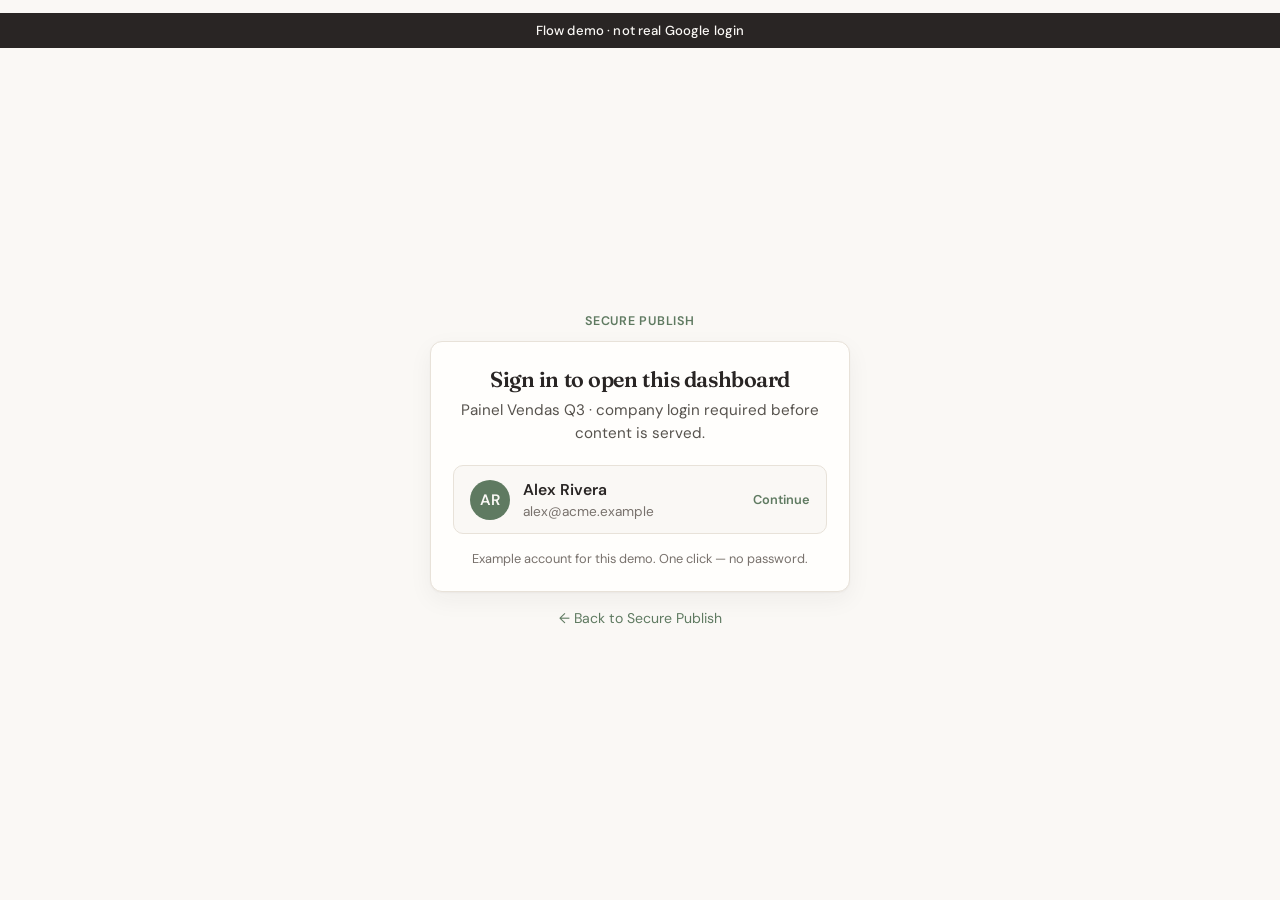
<file: examples/panel-vendas.html>
<!DOCTYPE html>
<html lang="pt-BR">
<head>
  <meta charset="utf-8" />
  <meta name="viewport" content="width=device-width, initial-scale=1" />
  <title>Painel Vendas — Q3</title>
  <style>
    :root {
      font-family: ui-sans-serif, system-ui, -apple-system, sans-serif;
      color: #0f172a;
      background: #f8fafc;
    }
    body { margin: 0; padding: 2rem; max-width: 960px; }
    h1 { font-size: 1.5rem; margin: 0 0 0.25rem; }
    .sub { color: #64748b; margin-bottom: 1.5rem; }
    .grid { display: grid; grid-template-columns: repeat(3, minmax(0, 1fr)); gap: 1rem; }
    @media (max-width: 640px) { .grid { grid-template-columns: 1fr; } }
    .card {
      background: #fff;
      border: 1px solid #e2e8f0;
      border-radius: 12px;
      padding: 1rem 1.25rem;
      box-shadow: 0 1px 2px rgb(0 0 0 / 4%);
    }
    .kpi { font-size: 1.75rem; font-weight: 700; letter-spacing: -0.02em; }
    .label { font-size: 0.85rem; color: #64748b; }
    .up { color: #059669; font-size: 0.8rem; margin-top: 0.35rem; }
    table {
      width: 100%;
      border-collapse: collapse;
      margin-top: 1.5rem;
      background: #fff;
      border-radius: 12px;
      overflow: hidden;
      border: 1px solid #e2e8f0;
    }
    th, td {
      text-align: left;
      padding: 0.75rem 1rem;
      border-bottom: 1px solid #f1f5f9;
      font-size: 0.95rem;
    }
    th { background: #f1f5f9; color: #475569; font-weight: 600; }
    tr:last-child td { border-bottom: none; }
  </style>
  <script>
    (function () {
      try {
        if (sessionStorage.getItem("sp-demo-auth") === "1") return;
      } catch (e) {}
      var q = new URLSearchParams(window.location.search);
      var lang = q.get("lang") === "pt" ? "?lang=pt" : "";
      window.location.replace("demo-auth.html" + lang);
    })();
  </script>
</head>
<body>
  <h1>Painel de Vendas — Q3</h1>
  <p class="sub">Demo gerado por IA · você passou pela tela “Continuar como …” (simulação)</p>
  <div class="grid">
    <div class="card">
      <div class="label">Receita</div>
      <div class="kpi">R$ 1,24M</div>
      <div class="up">↑ 12% vs Q2</div>
    </div>
    <div class="card">
      <div class="label">Ticket médio</div>
      <div class="kpi">R$ 4.180</div>
      <div class="up">↑ 3%</div>
    </div>
    <div class="card">
      <div class="label">Conversão</div>
      <div class="kpi">18,4%</div>
      <div class="up">↑ 1,1 pp</div>
    </div>
  </div>
  <table>
    <thead>
      <tr><th>Região</th><th>Deals</th><th>Won</th></tr>
    </thead>
    <tbody>
      <tr><td>Sul</td><td>42</td><td>19</td></tr>
      <tr><td>Sudeste</td><td>67</td><td>31</td></tr>
      <tr><td>Nordeste</td><td>28</td><td>11</td></tr>
    </tbody>
  </table>
</body>
</html>
</file>
<file: styles.css>
/* Warm Product — cream/stone, charcoal, sage accent; soft shadows; no glass blur */
:root {
  --cream: #FAF8F5;
  --cream-2: #F3EFE9;
  --stone: #E8E2D9;
  --ink: #292524;
  --ink-soft: #57534E;
  --muted: #78716C;
  --line: #E7E0D6;
  --sage: #5F7A61;
  --sage-hover: #4E6650;
  --sage-soft: #E8F0E9;
  --white: #FFFEFC;
  --mono: "JetBrains Mono", ui-monospace, monospace;
  --display: "Fraunces", Georgia, serif;
  --sans: "DM Sans", system-ui, sans-serif;
  --radius: 12px;
  --radius-sm: 8px;
  --max: 1100px;
  --shadow: 0 1px 2px rgba(41,37,36,0.04), 0 8px 24px rgba(41,37,36,0.05);
}

*, *::before, *::after { box-sizing: border-box; }

/* Continuous end color for iPhone overscroll / safe-area (matches footer cream-2) */
html {
  scroll-behavior: smooth;
  overflow-x: hidden;
  overflow-x: clip;
  background: var(--cream-2);
  min-height: 100%;
  min-height: 100dvh;
}
body {
  margin: 0;
  overflow-x: hidden;
  overflow-x: clip;
  font-family: var(--sans);
  font-size: 1.03rem;
  line-height: 1.65;
  color: var(--ink);
  background: var(--cream);
  min-height: 100%;
  min-height: 100dvh;
  display: flex;
  flex-direction: column;
  -webkit-font-smoothing: antialiased;
}
main { flex: 1 0 auto; }
img, svg { display: block; max-width: 100%; }
a { color: var(--sage); text-decoration-thickness: 1px; text-underline-offset: 3px; }
a:hover { color: var(--sage-hover); }
code {
  font-family: var(--mono);
  font-size: 0.88em;
  overflow-wrap: anywhere;
  word-break: break-word;
}
.sr-only {
  position: absolute; width: 1px; height: 1px; padding: 0; margin: -1px;
  overflow: hidden; clip: rect(0,0,0,0); white-space: nowrap; border: 0;
}
.skip-link {
  position: absolute; left: 1rem; top: -100px; z-index: 100;
  background: var(--ink); color: var(--cream); padding: 0.5rem 1rem; border-radius: 6px;
}
.skip-link:focus { top: 1rem; }
.container { width: min(100% - 2.25rem, var(--max)); margin-inline: auto; }

h1, h2, h3 {
  color: var(--ink); margin: 0; line-height: 1.15;
}
h1 {
  font-family: var(--display); font-weight: 600;
  font-size: clamp(2.3rem, 5vw, 3.5rem); letter-spacing: -0.025em;
}
h1 em { font-style: italic; font-weight: 550; color: var(--sage); }

.hero__subline {
  margin: 0.35rem 0 0.9rem;
  font-size: 1.05rem;
  font-weight: 600;
  color: var(--ink-soft);
  letter-spacing: -0.01em;
}

h2 {
  font-family: var(--display); font-weight: 600;
  font-size: clamp(1.75rem, 3.2vw, 2.4rem); letter-spacing: -0.02em; margin-bottom: 0.7rem;
}
h3 {
  font-family: var(--sans); font-weight: 600; font-size: 1.05rem; letter-spacing: -0.015em; margin-bottom: 0.4rem;
}
.eyebrow {
  display: inline-flex; align-items: center; gap: 0.5rem;
  font-size: 0.78rem; font-weight: 600; letter-spacing: 0.07em;
  text-transform: uppercase; color: var(--muted); margin: 0 0 0.9rem;
}
.eyebrow__dot {
  width: 7px; height: 7px; border-radius: 50%; background: var(--sage);
}

.btn {
  display: inline-flex; align-items: center; justify-content: center;
  font-family: var(--sans); font-weight: 600; font-size: 0.925rem;
  border-radius: 999px; border: 1px solid transparent;
  padding: 0.65rem 1.25rem; text-decoration: none; cursor: pointer;
  transition: background 0.15s ease, color 0.15s ease, border-color 0.15s ease, box-shadow 0.15s ease;
}
.btn--sm { padding: 0.4rem 0.9rem; font-size: 0.85rem; }
.btn--lg { padding: 0.8rem 1.4rem; font-size: 0.975rem; }
.btn--primary {
  background: var(--sage); color: #fff; border-color: var(--sage);
  box-shadow: 0 1px 2px rgba(95,122,97,0.2);
}
.btn--primary:hover { background: var(--sage-hover); color: #fff; border-color: var(--sage-hover); }
.btn--ghost {
  background: var(--white); color: var(--ink); border-color: var(--stone);
  box-shadow: 0 1px 2px rgba(41,37,36,0.03);
}
.btn--ghost:hover { background: var(--cream-2); color: var(--ink); }

.nav {
  position: sticky; top: 0; z-index: 50;
  background: color-mix(in srgb, var(--cream) 90%, transparent);
  border-bottom: 1px solid var(--line);
}
.nav__inner {
  display: flex; align-items: center; justify-content: space-between; height: 3.75rem;
  gap: 0.75rem;
}
.logo {
  display: inline-flex; align-items: center; gap: 0.5rem;
  color: var(--ink); text-decoration: none; font-weight: 650;
  min-width: 0;
}
.logo__mark { color: var(--sage); flex-shrink: 0; }
.logo__text { font-family: var(--display); font-size: 1.15rem; font-weight: 600; letter-spacing: -0.02em; }
.nav__links { display: none; align-items: center; gap: 1.35rem; }
.nav__links a { color: var(--ink-soft); text-decoration: none; font-size: 0.925rem; font-weight: 500; }
.nav__links a:hover { color: var(--ink); }
.nav__links .btn { color: #fff; }
.nav__links .btn:hover { color: #fff; }
.nav__actions {
  display: flex; align-items: center; gap: 0.65rem; margin-left: auto;
}
.nav__lang {
  display: inline-flex; align-items: center; gap: 0.35rem;
  font-size: 0.8rem; font-weight: 650; letter-spacing: 0.02em;
  color: var(--muted);
}
.nav__lang a {
  color: var(--ink-soft); text-decoration: none; padding: 0.2rem 0.15rem;
}
.nav__lang a:hover { color: var(--ink); }
.nav__lang a.is-active {
  color: var(--ink);
  text-decoration: underline;
  text-underline-offset: 3px;
  text-decoration-thickness: 1.5px;
}
.nav__lang-sep { color: var(--stone); user-select: none; }
.nav__toggle {
  display: flex; flex-direction: column; gap: 5px; background: none; border: 0; padding: 0.4rem; cursor: pointer;
}
.nav__toggle span { display: block; width: 20px; height: 1.5px; background: var(--ink); border-radius: 1px; }
.nav__mobile {
  display: none;
  flex-direction: column; gap: 0.2rem;
  padding: 0.65rem 1.15rem 1.15rem; border-bottom: 1px solid var(--line); background: var(--cream);
}
.nav__mobile.is-open {
  display: flex;
}
.nav__mobile a {
  color: var(--ink); text-decoration: none; padding: 0.6rem 0.25rem; font-weight: 500;
}
.nav__mobile .nav__lang {
  padding: 0.55rem 0.25rem 0.25rem;
  border-top: 1px solid var(--line);
  margin-top: 0.35rem;
}
@media (min-width: 800px) {
  .nav__links { display: flex; }
  .nav__toggle { display: none; }
  .nav__mobile { display: none !important; }
  .nav__actions .nav__lang { margin-right: 0.15rem; }
}

.hero { padding: 4rem 0 4.5rem; }
.hero__grid { display: grid; gap: 2.75rem; align-items: center; }
@media (min-width: 960px) {
  .hero__grid { grid-template-columns: 1.05fr 0.95fr; gap: 3.5rem; }
}
.hero__category {
  font-size: 0.925rem; color: var(--ink-soft); margin: 0 0 0.7rem; font-weight: 500;
}
.hero__lede {
  font-size: 1.1rem; color: var(--ink-soft); max-width: 34rem; margin: 1.15rem 0 1.65rem;
}
.hero__actions { display: flex; flex-wrap: wrap; gap: 0.7rem; margin-bottom: 1rem; }
.hero__note { font-size: 0.85rem; color: var(--muted); margin: 0; }

.panel-mock {
  position: relative; background: var(--white);
  border: 1px solid var(--stone); border-radius: var(--radius);
  overflow: hidden; box-shadow: var(--shadow);
}
.panel-mock__chrome {
  display: flex; align-items: center; gap: 0.7rem;
  padding: 0.65rem 0.85rem; border-bottom: 1px solid var(--line); background: var(--cream-2);
}
.panel-mock__dots { display: flex; gap: 5px; flex-shrink: 0; }
.panel-mock__dots span { width: 8px; height: 8px; border-radius: 50%; background: #CABBAA; }
.panel-mock__chrome { min-width: 0; max-width: 100%; }
.panel-mock, .hero__visual, .hero__copy, .hero__grid { min-width: 0; max-width: 100%; }
.panel-mock__url {
  display: inline-flex; align-items: center; gap: 0.4rem;
  font-family: var(--mono); font-size: 0.7rem; color: var(--muted);
  background: var(--white); border: 1px solid var(--stone); border-radius: 999px;
  padding: 0.25rem 0.65rem; flex: 1; min-width: 0; max-width: 100%;
}
.panel-mock__url svg { flex-shrink: 0; }
.panel-mock__url span {
  min-width: 0; max-width: 100%; overflow: hidden; text-overflow: ellipsis; white-space: nowrap;
}
.panel-mock__gate {
  position: relative; z-index: 2; padding: 2rem 1.2rem; min-height: 280px;
  display: flex; align-items: center; justify-content: center;
}
.gate-card {
  background: var(--white); border: 1px solid var(--stone); border-radius: var(--radius-sm);
  padding: 1.5rem 1.35rem; max-width: 280px; width: 100%; text-align: center;
  box-shadow: var(--shadow);
}
.gate-card__icon {
  width: 42px; height: 42px; margin: 0 auto 0.85rem;
  display: grid; place-items: center; color: var(--sage);
  border-radius: 50%; background: var(--sage-soft);
}
.gate-card h3 { font-family: var(--display); font-size: 1.2rem; margin-bottom: 0.4rem; }
.gate-card p { font-size: 0.875rem; color: var(--ink-soft); margin: 0 0 1rem; line-height: 1.5; }
.gate-card__btn {
  display: block; background: var(--sage); color: #fff; font-weight: 600; font-size: 0.875rem;
  padding: 0.65rem; border-radius: 999px; margin-bottom: 0.75rem;
}
.gate-card__meta { font-family: var(--mono); font-size: 0.68rem; color: var(--muted); margin: 0 !important; }
.panel-mock__blur {
  position: absolute; inset: 42px 0 0; z-index: 1; padding: 1.2rem;
  opacity: 0.2; pointer-events: none; display: grid; gap: 0.7rem; grid-template-columns: 1fr 1fr;
}
.fake-chart { background: var(--stone); border-radius: 8px; height: 72px; }
.fake-chart--b { height: 96px; }
.fake-rows { grid-column: 1 / -1; display: grid; gap: 0.4rem; }
.fake-rows div { height: 10px; background: var(--stone); border-radius: 4px; }
.fake-rows div:nth-child(2) { width: 78%; }
.fake-rows div:nth-child(3) { width: 55%; }

.section { padding: 4.25rem 0; }
.section--alt { background: var(--cream-2); border-block: 1px solid var(--line); }
.section__head { max-width: 36rem; margin-bottom: 2.35rem; }
.section__lede { color: var(--ink-soft); margin: 0; font-size: 1.05rem; }

.pain-grid {
  display: grid; gap: 1rem;
}
@media (min-width: 720px) { .pain-grid { grid-template-columns: repeat(3, 1fr); gap: 1.15rem; } }
.card {
  background: var(--white); border: 1px solid var(--stone); border-radius: var(--radius);
  padding: 1.4rem 1.3rem; box-shadow: var(--shadow);
  min-width: 0; max-width: 100%;
}
.card__icon {
  width: 38px; height: 38px; display: grid; place-items: center;
  color: var(--sage); margin-bottom: 0.9rem;
  border-radius: 10px; background: var(--sage-soft);
}
.card p { margin: 0; color: var(--ink-soft); font-size: 0.95rem; }

.steps { display: grid; gap: 1.15rem; margin-bottom: 2.25rem; }
.step {
  display: grid; gap: 1rem; grid-template-columns: auto minmax(0, 1fr);
  align-items: start; background: var(--white); border: 1px solid var(--stone);
  border-radius: var(--radius); padding: 1.35rem 1.3rem; box-shadow: var(--shadow);
  max-width: 100%; min-width: 0;
}
.step__num {
  font-family: var(--display); font-size: 1.35rem; color: var(--sage);
  line-height: 1; min-width: 2.2rem; font-weight: 600;
}
.step__body { min-width: 0; max-width: 100%; }
.step__body p { color: var(--ink-soft); margin: 0.35rem 0 0; }
.code-block {
  margin: 0; padding: 0.9rem 1rem; max-width: 100%;
  box-sizing: border-box;
  overflow-x: auto; -webkit-overflow-scrolling: touch;
  background: #2C2926; color: #F5F0E8; border-radius: var(--radius-sm);
  font-family: var(--mono); font-size: 0.72rem; line-height: 1.5;
  white-space: pre-wrap; overflow-wrap: anywhere; word-break: break-word;
}
@media (min-width: 720px) {
  .code-block { white-space: pre; word-break: normal; font-size: 0.78rem; }
}
.c-muted { color: #A8A29E; }

.proof-strip {
  display: flex; flex-wrap: wrap; align-items: center; justify-content: space-between; gap: 1.25rem;
  padding: 1.5rem 1.25rem; border: 1px solid var(--stone); border-radius: var(--radius);
  background: var(--white); margin-bottom: 1.85rem; box-shadow: var(--shadow);
  min-width: 0; max-width: 100%;
}
.proof-strip__label {
  font-size: 0.72rem; font-weight: 650; letter-spacing: 0.08em;
  text-transform: uppercase; color: var(--sage); margin: 0 0 0.3rem;
}
.proof-strip__copy { min-width: 0; max-width: 100%; flex: 1 1 14rem; }
.proof-strip__copy h3 { font-family: var(--display); font-size: 1.25rem; margin-bottom: 0.35rem; }
.proof-strip__copy p { margin: 0; color: var(--ink-soft); max-width: 34rem; font-size: 0.95rem; }
.proof-strip .btn { flex-shrink: 0; }

.feature-row { display: grid; gap: 1rem; }
@media (min-width: 720px) { .feature-row { grid-template-columns: repeat(3, 1fr); } }
.feature {
  padding: 1.3rem 1.15rem; background: var(--white);
  border: 1px solid var(--stone); border-radius: var(--radius); box-shadow: var(--shadow);
  min-width: 0; max-width: 100%;
}
.feature h3 { font-size: 1rem; }
.feature p { margin: 0; color: var(--ink-soft); font-size: 0.925rem; }
.feature__note {
  font-size: 0.78rem; font-weight: 650; letter-spacing: 0.04em;
  text-transform: uppercase; color: var(--muted); margin: 0 0 0.65rem;
}
.feature .code-block { margin: 0.55rem 0 0.65rem; }

.trust-badges {
  display: grid; gap: 0.85rem;
  grid-template-columns: repeat(2, minmax(0, 1fr));
  max-width: 100%;
}
@media (max-width: 359px) {
  .trust-badges { grid-template-columns: minmax(0, 1fr); }
}
@media (min-width: 800px) { .trust-badges { grid-template-columns: repeat(4, minmax(0, 1fr)); } }
.badge {
  border: 1px solid var(--stone); background: var(--white);
  padding: 1.15rem 0.95rem; border-radius: var(--radius-sm);
  display: flex; flex-direction: column; gap: 0.3rem; box-shadow: var(--shadow);
  min-width: 0; max-width: 100%;
}
.badge__label, .badge__desc {
  overflow-wrap: break-word;
  word-break: normal;
  hyphens: auto;
}
.badge__label { font-weight: 650; font-size: 0.9rem; line-height: 1.3; }
.badge__desc { font-size: 0.8rem; color: var(--muted); line-height: 1.4; }

.section--cta {
  padding-bottom: 3.5rem;
  background: var(--cream);
}
.cta-panel {
  border: 1px solid var(--stone); background: var(--white);
  border-radius: calc(var(--radius) + 4px); padding: 2.25rem 1.75rem;
  display: grid; gap: 1.75rem; box-shadow: var(--shadow);
  min-width: 0; max-width: 100%;
}
@media (max-width: 399px) {
  .section { padding: 3.25rem 0; }
  .hero { padding: 3rem 0 3.5rem; }
  .cta-panel { padding: 1.5rem 1.1rem; gap: 1.35rem; }
  .step { padding: 1.15rem 1rem; gap: 0.85rem; }
  .proof-strip { padding: 1.25rem 1.05rem; }
  .feature { padding: 1.15rem 1rem; }
  .badge { padding: 1rem 0.85rem; }
}
@media (min-width: 800px) {
  .cta-panel { grid-template-columns: minmax(0, 1.1fr) minmax(0, 0.9fr); align-items: start; padding: 2.75rem; }
}
.cta-panel__copy, .waitlist-form { min-width: 0; max-width: 100%; }
.cta-panel__copy p { color: var(--ink-soft); margin: 0.5rem 0 0; max-width: 32rem; overflow-wrap: break-word; }
.waitlist-form { display: grid; gap: 0.7rem; }
.waitlist-form .btn { width: 100%; max-width: 100%; }
.waitlist-form input {
  font: inherit; padding: 0.85rem 1.1rem; border: 1px solid var(--stone);
  border-radius: 999px; background: var(--cream); color: var(--ink);
  width: 100%; max-width: 100%; min-width: 0;
}
.waitlist-form input:focus { outline: 2px solid var(--sage); outline-offset: 1px; }
.waitlist-form input.is-invalid { border-color: #B45309; }
.form-hint { margin: 0; font-size: 0.85rem; color: #B45309; min-height: 1.25em; }
.waitlist-success { text-align: center; padding: 1rem 0; }
.success-icon { color: var(--sage); margin: 0 auto 0.75rem; width: fit-content; }
.waitlist-success h3 { font-family: var(--display); }
.waitlist-success p { color: var(--ink-soft); margin: 0.35rem 0 0; }

/* Footer: cream-2 full-bleed to bottom + iPhone safe-area; html bg matches */
.footer {
  flex-shrink: 0;
  border-top: 1px solid var(--line);
  padding: 2rem 0 calc(2.5rem + env(safe-area-inset-bottom, 0px));
  background: var(--cream-2);
  width: 100%;
}
.footer__inner {
  display: flex; flex-wrap: wrap; gap: 0.7rem 1.5rem; align-items: center;
  justify-content: space-between; color: var(--muted); font-size: 0.85rem;
}
.footer__brand {
  display: inline-flex; align-items: center; gap: 0.45rem; color: var(--ink); font-weight: 650;
}
.footer__brand .logo__mark { color: var(--sage); }
.footer__domain { font-family: var(--mono); font-size: 0.78rem; margin: 0; }
.footer__copy { margin: 0; }


.install-example {
  margin-top: 0.85rem;
  padding: 0.85rem 1rem;
  background: var(--white);
  border: 1px solid var(--stone);
  border-radius: var(--radius-sm);
  box-shadow: var(--shadow);
}
.install-example__label {
  margin: 0 0 0.45rem;
  font-size: 0.72rem;
  font-weight: 600;
  letter-spacing: 0.06em;
  text-transform: uppercase;
  color: var(--muted);
}
.install-example .code-block { margin: 0; }
.install-example__then {
  margin: 0.7rem 0 0.25rem;
  font-size: 0.88rem;
  color: var(--ink-soft);
}
.install-example__prompt {
  margin: 0;
  font-family: var(--display);
  font-size: 1.05rem;
  font-weight: 550;
  font-style: italic;
  color: var(--ink);
  line-height: 1.35;
}


.trust-list {
  list-style: none;
  margin: 0;
  padding: 0;
  display: grid;
  gap: 0.85rem;
  max-width: 42rem;
}
.trust-list li {
  margin: 0;
  padding: 0.95rem 1.1rem;
  background: var(--white);
  border: 1px solid var(--stone);
  border-radius: var(--radius-sm);
  box-shadow: var(--shadow);
  color: var(--ink-soft);
  line-height: 1.55;
}
.trust-list strong {
  color: var(--ink);
  font-weight: 600;
}
</file>
